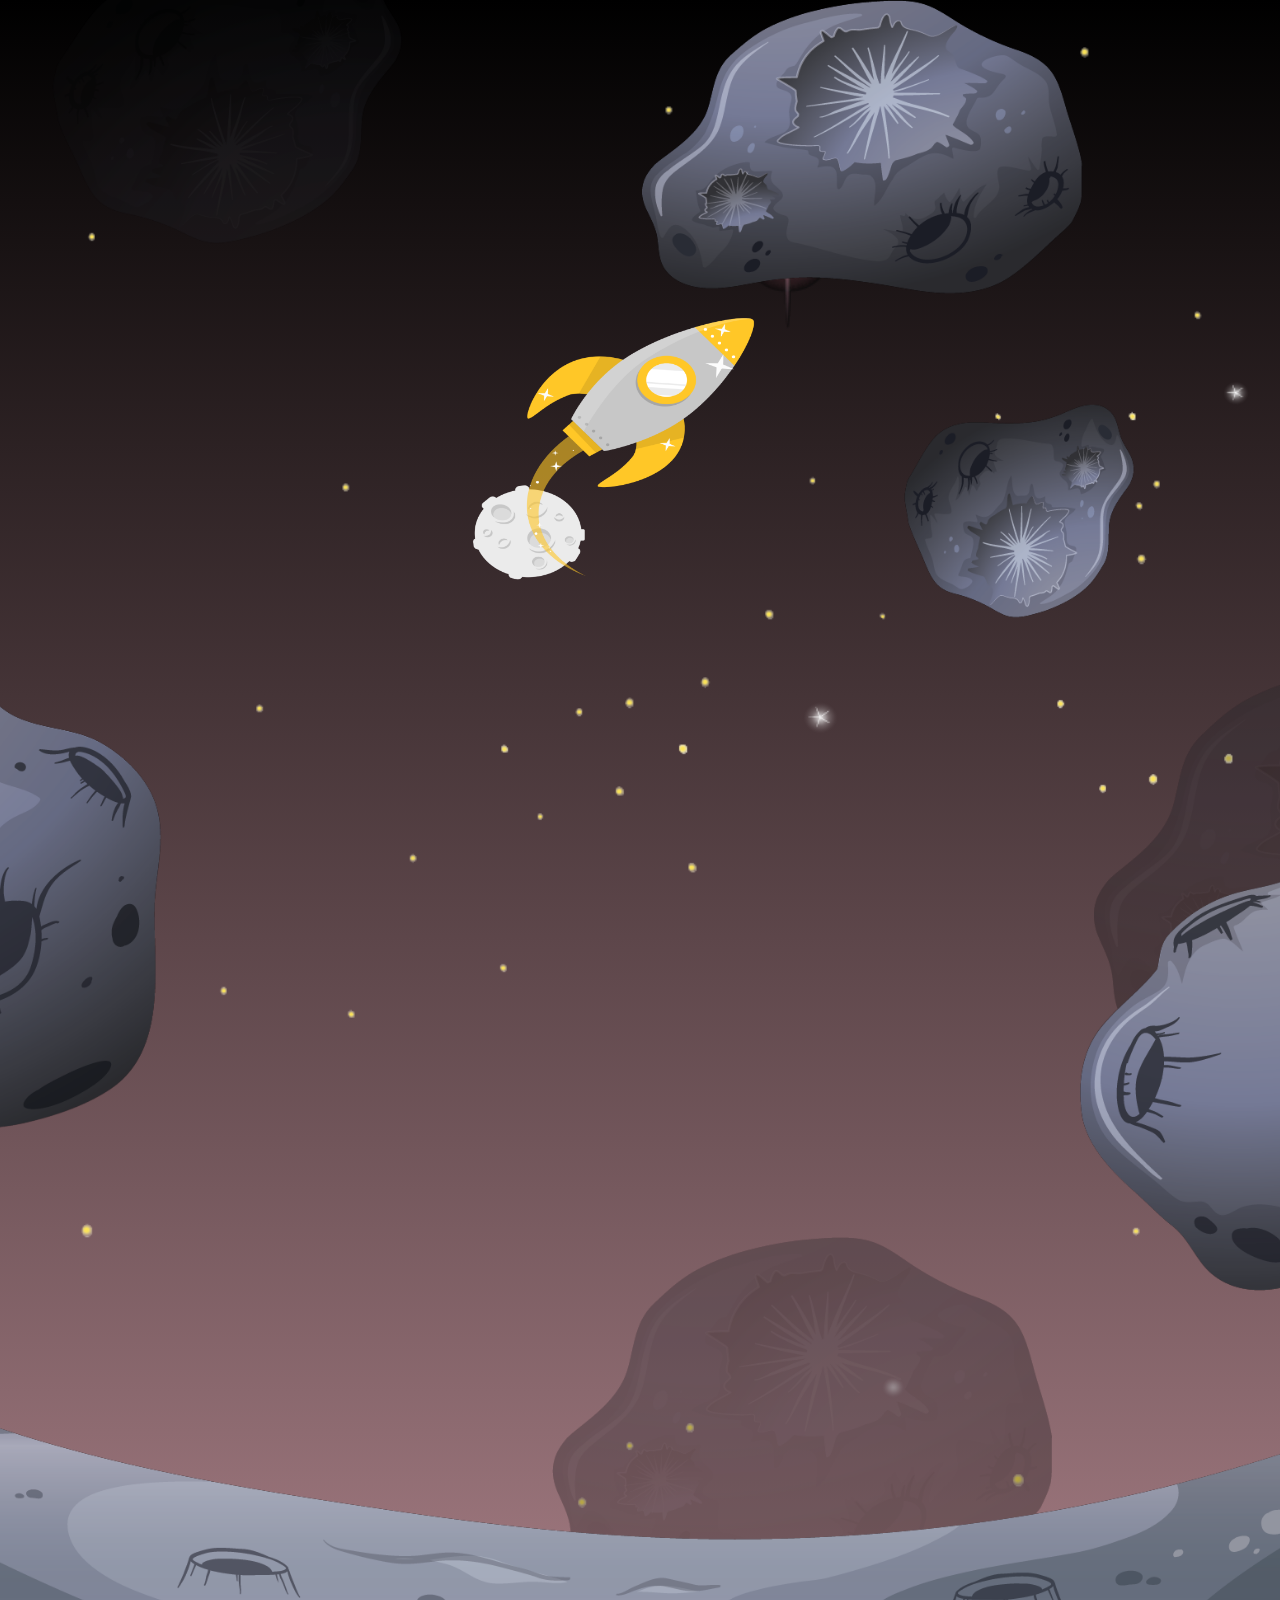
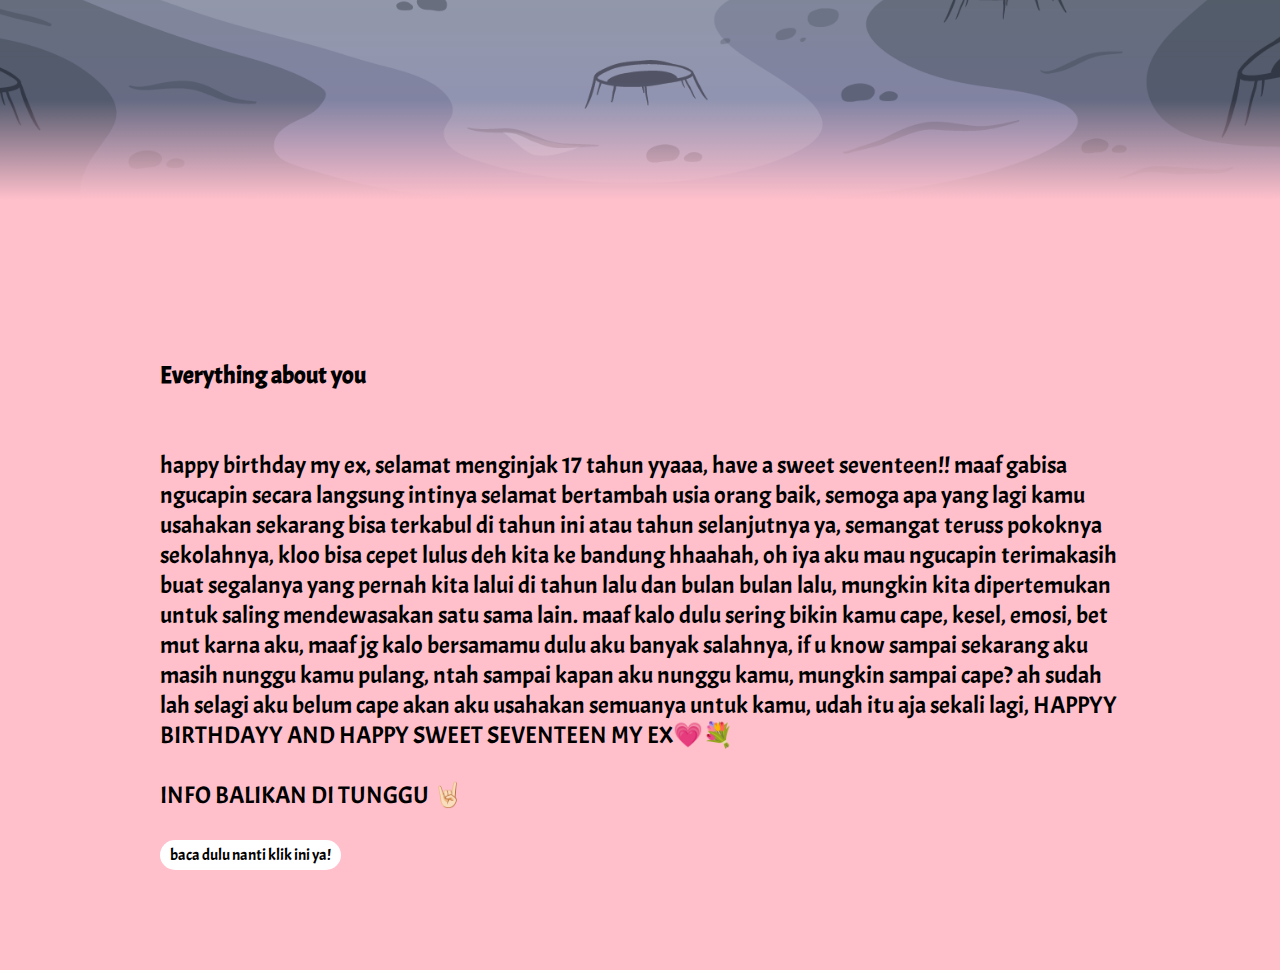
<file: index.html>
<!DOCTYPE html>
<html lang="en">
<head>
    <meta charset="UTF-8">
    <meta name="viewport" content="width=device-width, initial-scale=1.0">
    <title>Birthday</title>
    <link rel="stylesheet" href="style.css">
   
</head>
<body>
    <dif class="paralax">
        <a href="button.html" id="button">scroll truss</a>
        <img src="stars.png" id="stars">
        <img src="meteorid.png" id="meteorid">
        <img src="rocket.png" id="rocket">
        <h1 id="text">HAPPY SWEET SEVENTEEN<br>ILY IN EVERY UNIVERSE<3</h1>
       

    </dif>
    <div class="description">
        <h2>Everything about you  </h2> <br> <br> <br>
        <p>
            happy birthday my ex, selamat menginjak 17 tahun yyaaa, have a sweet seventeen!! maaf gabisa ngucapin secara langsung intinya selamat bertambah usia orang baik, semoga apa yang lagi kamu usahakan sekarang bisa terkabul di tahun ini atau tahun selanjutnya ya, semangat teruss pokoknya sekolahnya, kloo bisa cepet lulus deh kita ke bandung hhaahah, oh iya aku mau ngucapin terimakasih buat segalanya yang pernah kita lalui di tahun lalu dan bulan bulan lalu, mungkin kita dipertemukan untuk saling mendewasakan satu sama lain. maaf kalo dulu sering bikin kamu cape, kesel, emosi, bet mut karna aku, maaf jg kalo bersamamu dulu aku banyak salahnya, if u know sampai sekarang aku masih nunggu kamu pulang, ntah sampai kapan aku nunggu kamu, mungkin sampai cape? ah sudah lah selagi aku belum cape akan aku usahakan semuanya untuk kamu, udah itu aja sekali lagi, HAPPYY BIRTHDAYY AND HAPPY SWEET SEVENTEEN MY EX💗💐
<br>
<br>
INFO BALIKAN DI TUNGGU 🤘🏻

        </p> 
        <a href="button.html" id="buttonn">baca dulu nanti klik ini ya!</a>
    </div>
    <script src="script.js"></script>
</body>
</html>
</file>
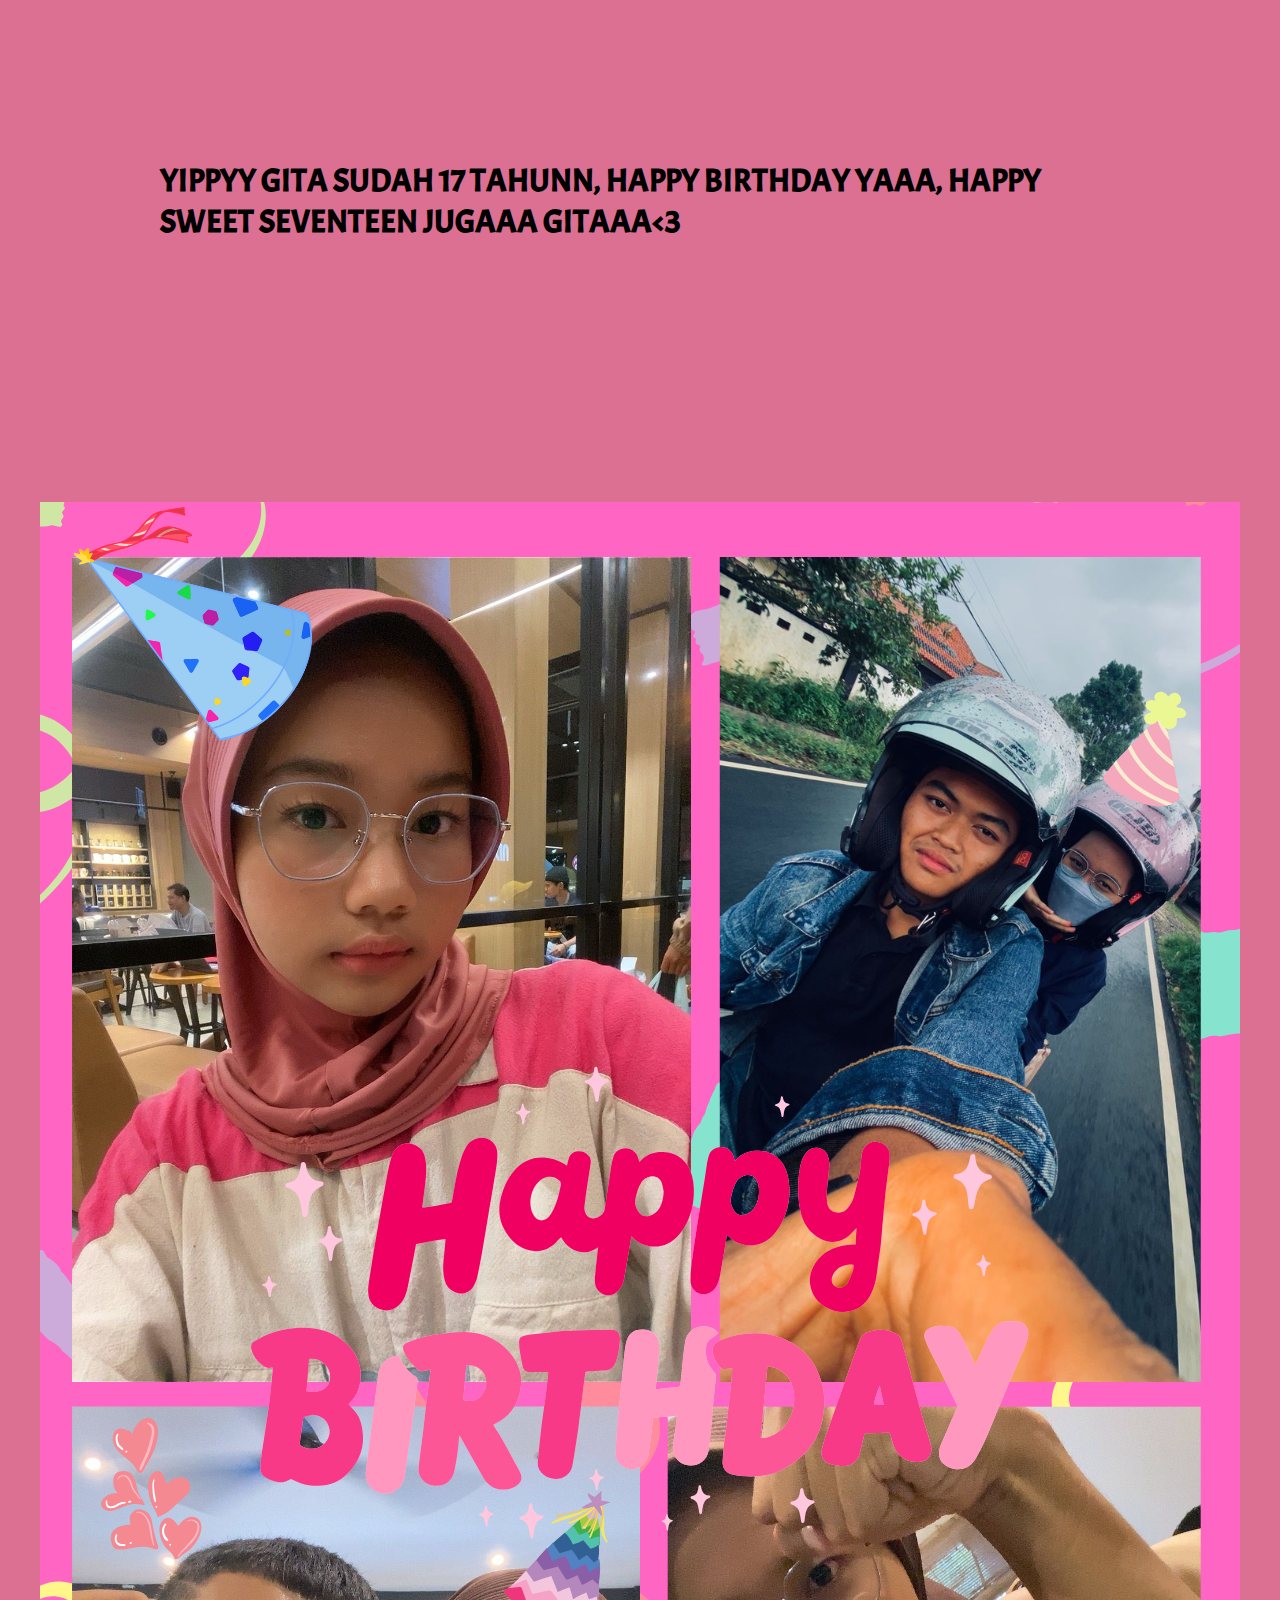
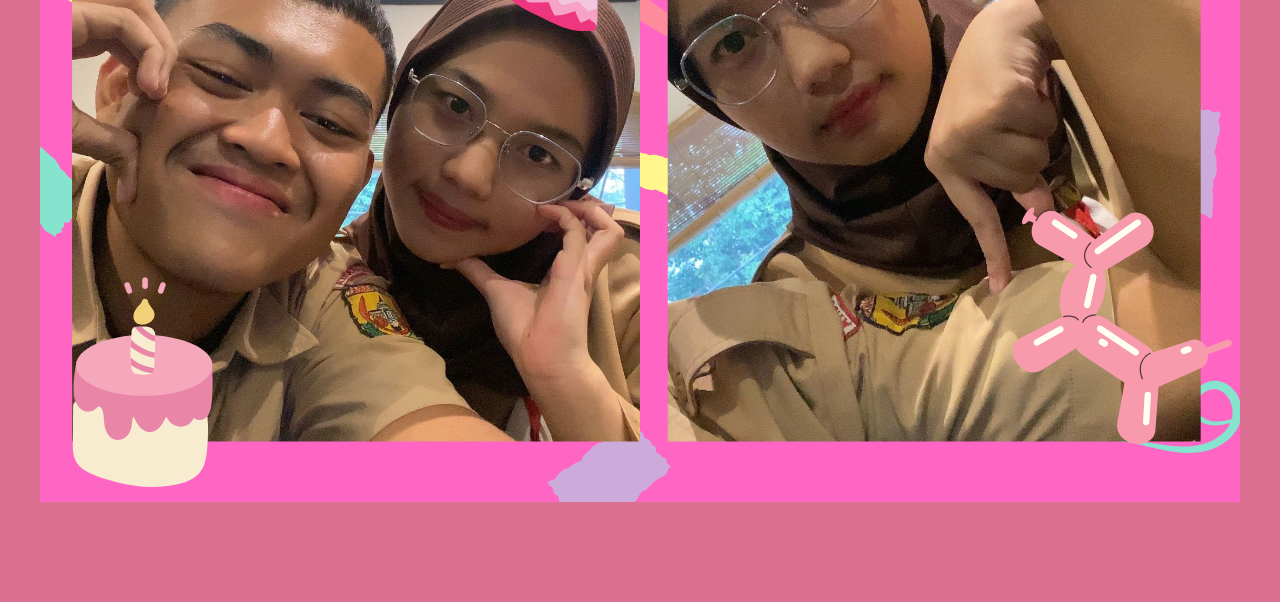
<file: button.html>
<!DOCTYPE html>
<html lang="en">
<head>
    <meta charset="UTF-8">
    <meta name="viewport" content="width=device-width, initial-scale=1.0">
    <title>Birthday</title>
    <link rel="stylesheet" href="stylee.css">
   
</head>
<body>
    <dif class="description">
        <h1>YIPPYY GITA SUDAH 17 TAHUNN, HAPPY BIRTHDAY YAAA, HAPPY SWEET SEVENTEEN JUGAAA GITAAA<3</h1>
    </dif>

    <dif class="paralax">
        <img src="gita.png" id="foto">
        
    </dif>

    <audio autoplay loop> 
        <source src="brtd.mp3" type="audio/mp3">
    </audio>
    

    
</body>
</html>
</file>
<file: style.css>
@import url('https://fonts.googleapis.com/css2?family=Acme&family=Montserrat:ital,wght@0,100..900;1,100..900&display=swap');
*{
   margin: 0;
   padding: 0;
   box-sizing: border-box;
   scroll-behavior: smooth;
}

body{
    background: linear-gradient(black,pink);
    font-family: "Acme", sans-serif;
}


.paralax{
    position: relative;
    width: 100%;
    height: 200vh;
    padding: 300px;
    display: flex;
    justify-content: center;
    align-items: center;
    overflow: hidden;
}

.paralax::before{
    content: "";
    position: absolute;
    bottom: 0;
    width: 100%;
    height: 100px;
    background: linear-gradient(to top,pink,transparent );
    z-index: 1000;
}
   

.paralax img{
    position: absolute;
    top: 0;
    left: 0;
    width: 100%;
    height: 100%;
    object-fit: cover;
}

#text{
    position: absolute;
    font-size: 4.8em;
    color: azure;
    letter-spacing: 2px;
    text-align: center;
    text-shadow: 3px 3px 10px white;
    bottom: -100px;
    

}

#button {
    position: absolute;
    font-size: 1em;
    color: black;
    background-color: white;
    padding: 10px 50px;
    border-radius: 20px;
    text-decoration: none;
    transform: translateY(100px);
    bottom: -100px;
}



.paralax img#meteorid{
    z-index: 100;
}
.description{
    position: relative;
    padding: 10em;
    background-color:pink;
    
}
.description p {
    font-size: 1.5em;

}

#buttonn{
    position: absolute;
    font-size: 1em;
    color: black;
    background-color: white;
    padding: 5px 10px;
    border-radius: 20px;
   
    text-decoration: none;
    transform: translateY(-200px);
    bottom: -100px;
    
}
</file>
<file: stylee.css>
@import url('https://fonts.googleapis.com/css2?family=Acme&family=Montserrat:ital,wght@0,100..900;1,100..900&display=swap');
*{
    margin: 0;
    padding: 0;
    box-sizing: border-box;
    scroll-behavior: smooth;
 }

body{
    background-color: palevioletred;
    font-family: "Acme", sans-serif;
}

.paralax{
    position: relative;
    width: 100%;
    height: 200vh;
    padding: 300px;
    display: flex;
    justify-content: center;
    align-items: center;
    overflow: hidden;
}


.description{
    position: relative;
    padding: 10em;
    justify-content: center;
    align-items: center;
    overflow: hidden;
    display: flex;
    
}
.description p {
    font-size: 1.5em;

}
</file>
